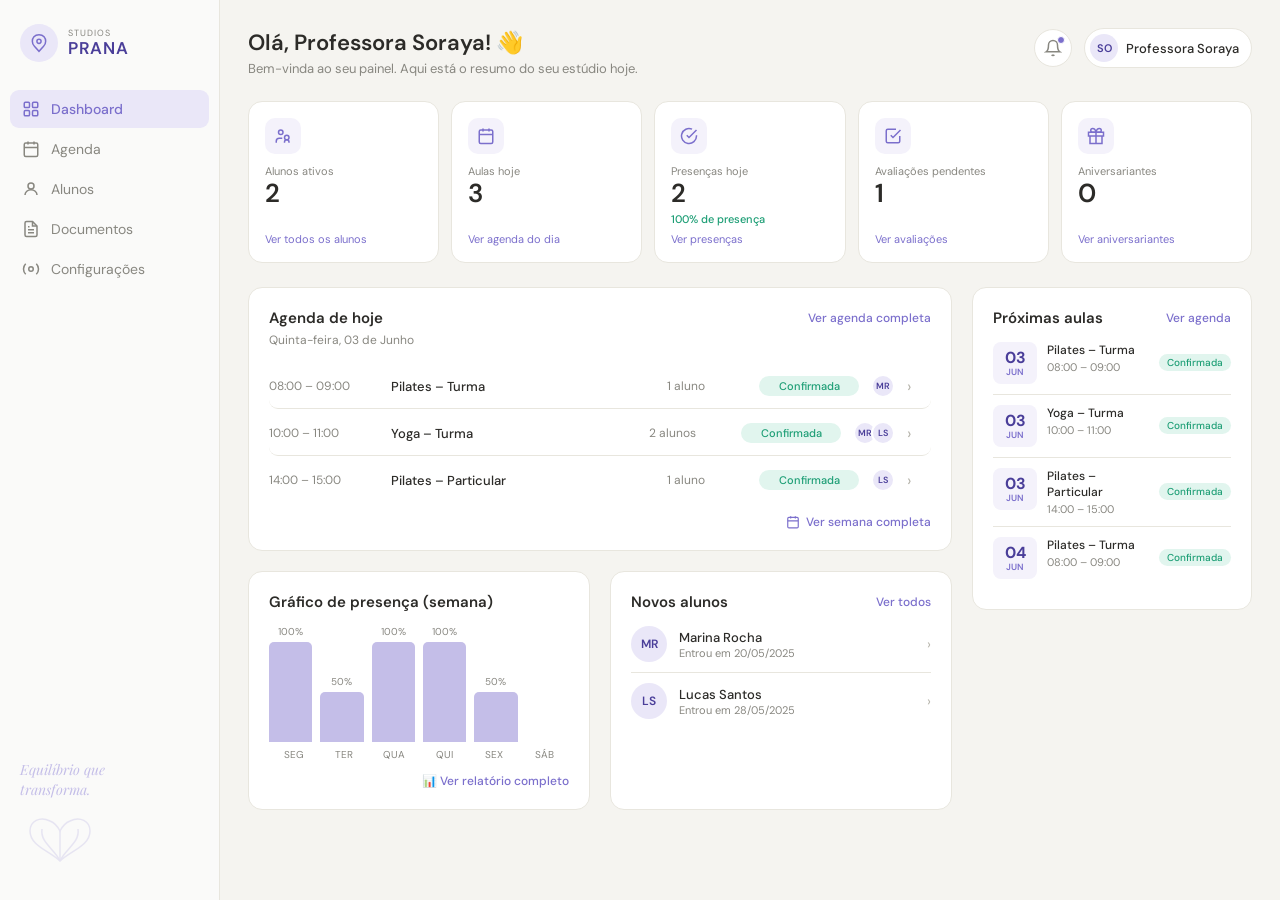
<file: painel.html>
<!DOCTYPE html>
<html lang="pt-BR">

<head>
  <meta charset="UTF-8">
  <meta name="viewport" content="width=device-width, initial-scale=1.0">
  <title>Studios Prana – Painel</title>
  <link rel="preconnect" href="https://fonts.googleapis.com">
  <link rel="preconnect" href="https://fonts.gstatic.com" crossorigin>
  <link href="https://fonts.googleapis.com/css2?family=DM+Sans:ital,wght@0,300;0,400;0,500;0,600;1,400&family=Playfair+Display:ital@1&display=swap" rel="stylesheet">
  <link rel="stylesheet" href="./css/painel.css">
</head>

<body>

  <!-- ── SIDEBAR ── -->
  <aside>
    <div class="logo">
      <div class="logo-icon">
        <svg viewBox="0 0 24 24" fill="none" stroke="currentColor" stroke-width="1.8" style="color: var(--prana-purple)">
          <path d="M12 2C6.5 2 4 6 4 10c0 2.5 1 4.5 2.5 6L12 22l5.5-6C19 14.5 20 12.5 20 10c0-4-2.5-8-8-8z"/>
          <circle cx="12" cy="10" r="2.5"/>
        </svg>
      </div>
      <div class="logo-text">
        <span>studios</span>
        <strong>PRANA</strong>
      </div>
    </div>

    <nav>
      <a href="painel.html" class="active">
        <svg viewBox="0 0 24 24" fill="none" stroke="currentColor" stroke-width="2"><rect x="3" y="3" width="7" height="7" rx="1.5"/><rect x="14" y="3" width="7" height="7" rx="1.5"/><rect x="3" y="14" width="7" height="7" rx="1.5"/><rect x="14" y="14" width="7" height="7" rx="1.5"/></svg>
        Dashboard
      </a>
      <a href="agenda.html">
        <svg viewBox="0 0 24 24" fill="none" stroke="currentColor" stroke-width="2"><rect x="3" y="4" width="18" height="18" rx="2"/><path d="M16 2v4M8 2v4M3 10h18"/></svg>
        Agenda
      </a>
      <a href="alunos.html">
        <svg viewBox="0 0 24 24" fill="none" stroke="currentColor" stroke-width="2"><circle cx="12" cy="8" r="4"/><path d="M4 20c0-4 3.6-7 8-7s8 3 8 7"/></svg>
        Alunos
      </a>
      <a href="documentos.html">
        <svg viewBox="0 0 24 24" fill="none" stroke="currentColor" stroke-width="2"><path d="M14 2H6a2 2 0 00-2 2v16a2 2 0 002 2h12a2 2 0 002-2V8z"/><path d="M14 2v6h6M16 13H8M16 17H8M10 9H8"/></svg>
        Documentos
      </a>
      <a href="configuracoes.html">
        <svg viewBox="0 0 24 24" fill="none" stroke="currentColor" stroke-width="2"><circle cx="12" cy="12" r="3"/><path d="M19.07 4.93a10 10 0 010 14.14M4.93 4.93a10 10 0 000 14.14"/></svg>
        Configurações
      </a>
    </nav>

    <div class="sidebar-footer">
      <em>Equilíbrio que<br>transforma.</em>
      <div class="lotus">
        <svg width="80" height="60" viewBox="0 0 80 60" fill="none" stroke="var(--prana-purple)" stroke-width="1.5">
          <path d="M40 50 C30 40 10 35 10 20 C10 10 20 5 30 10 C35 12 38 16 40 20 C42 16 45 12 50 10 C60 5 70 10 70 20 C70 35 50 40 40 50Z"/>
          <path d="M40 50 C35 38 20 32 22 18"/>
          <path d="M40 50 C45 38 60 32 58 18"/>
          <path d="M40 50 C40 38 40 30 40 20"/>
        </svg>
      </div>
    </div>
  </aside>

  <!-- ── MAIN ── -->
  <main>

    <!-- TOPBAR -->
    <div class="topbar">
      <div class="topbar-greeting">
        <h1>Olá, Professora Soraya! 👋</h1>
        <p>Bem-vinda ao seu painel. Aqui está o resumo do seu estúdio hoje.</p>
      </div>
      <div class="topbar-actions">
        <button class="notif-btn" aria-label="Notificações">
          <svg viewBox="0 0 24 24" fill="none" stroke="currentColor" stroke-width="2">
            <path d="M18 8A6 6 0 006 8c0 7-3 9-3 9h18s-3-2-3-9M13.73 21a2 2 0 01-3.46 0"/>
          </svg>
          <span class="badge"></span>
        </button>
        <div class="user-chip">
          <div class="avatar">SO</div>
          Professora Soraya
        </div>
      </div>
    </div>

    <!-- STAT CARDS -->
    <div class="stats-row">
      <div class="stat-card">
        <div class="stat-icon">
          <svg viewBox="0 0 24 24" fill="none" stroke="currentColor" stroke-width="2"><circle cx="9" cy="7" r="3"/><path d="M3 21v-2a4 4 0 014-4h4"/><circle cx="17" cy="14" r="3"/><path d="M14 21v-1a3 3 0 013-3h0a3 3 0 013 3v1"/></svg>
        </div>
        <div class="stat-label">Alunos ativos</div>
        <div class="stat-value">2</div>
        <a href="alunos.html" class="stat-link">Ver todos os alunos</a>
      </div>
      <div class="stat-card">
        <div class="stat-icon">
          <svg viewBox="0 0 24 24" fill="none" stroke="currentColor" stroke-width="2"><rect x="3" y="4" width="18" height="18" rx="2"/><path d="M16 2v4M8 2v4M3 10h18"/></svg>
        </div>
        <div class="stat-label">Aulas hoje</div>
        <div class="stat-value">3</div>
        <a href="agenda.html" class="stat-link">Ver agenda do dia</a>
      </div>
      <div class="stat-card">
        <div class="stat-icon">
          <svg viewBox="0 0 24 24" fill="none" stroke="currentColor" stroke-width="2"><path d="M22 11.08V12a10 10 0 11-5.93-9.14"/><polyline points="22 4 12 14.01 9 11.01"/></svg>
        </div>
        <div class="stat-label">Presenças hoje</div>
        <div class="stat-value">2</div>
        <div class="stat-sub">100% de presença</div>
        <a href="#" class="stat-link">Ver presenças</a>
      </div>
      <div class="stat-card">
        <div class="stat-icon">
          <svg viewBox="0 0 24 24" fill="none" stroke="currentColor" stroke-width="2"><path d="M9 11l3 3L22 4"/><path d="M21 12v7a2 2 0 01-2 2H5a2 2 0 01-2-2V5a2 2 0 012-2h11"/></svg>
        </div>
        <div class="stat-label">Avaliações pendentes</div>
        <div class="stat-value">1</div>
        <a href="#" class="stat-link">Ver avaliações</a>
      </div>
      <div class="stat-card">
        <div class="stat-icon">
          <svg viewBox="0 0 24 24" fill="none" stroke="currentColor" stroke-width="2"><path d="M20 12V22H4V12"/><path d="M22 7H2v5h20V7z"/><path d="M12 22V7"/><path d="M12 7H7.5a2.5 2.5 0 010-5C11 2 12 7 12 7z"/><path d="M12 7h4.5a2.5 2.5 0 000-5C13 2 12 7 12 7z"/></svg>
        </div>
        <div class="stat-label">Aniversariantes</div>
        <div class="stat-value">0</div>
        <a href="#" class="stat-link">Ver aniversariantes</a>
      </div>
    </div>

    <!-- LAYOUT DUAS COLUNAS -->
    <div class="layout-two">

      <!-- COLUNA ESQUERDA -->
      <div class="col-left">

        <!-- AGENDA DE HOJE -->
        <div class="card">
          <div class="card-header">
            <span class="card-title">Agenda de hoje</span>
            <a href="agenda.html" class="card-link card-link-pill">Ver agenda completa</a>
          </div>
          <div class="card-date">Quinta-feira, 03 de Junho</div>
          <div class="agenda-list">
            <div class="agenda-item">
              <span class="agenda-time">08:00 – 09:00</span>
              <span class="agenda-name">Pilates – Turma</span>
              <span class="agenda-count">1 aluno</span>
              <span class="agenda-tag">Confirmada</span>
              <div class="avatar-stack"><div class="av">MR</div></div>
              <span class="agenda-arrow">›</span>
            </div>
            <div class="agenda-item">
              <span class="agenda-time">10:00 – 11:00</span>
              <span class="agenda-name">Yoga – Turma</span>
              <span class="agenda-count">2 alunos</span>
              <span class="agenda-tag">Confirmada</span>
              <div class="avatar-stack">
                <div class="av">MR</div>
                <div class="av">LS</div>
              </div>
              <span class="agenda-arrow">›</span>
            </div>
            <div class="agenda-item">
              <span class="agenda-time">14:00 – 15:00</span>
              <span class="agenda-name">Pilates – Particular</span>
              <span class="agenda-count">1 aluno</span>
              <span class="agenda-tag">Confirmada</span>
              <div class="avatar-stack"><div class="av">LS</div></div>
              <span class="agenda-arrow">›</span>
            </div>
          </div>
          <a href="agenda.html" class="ver-semana">
            <svg width="14" height="14" viewBox="0 0 24 24" fill="none" stroke="currentColor" stroke-width="2"><rect x="3" y="4" width="18" height="18" rx="2"/><path d="M16 2v4M8 2v4M3 10h18"/></svg>
            Ver semana completa
          </a>
        </div>

        <!-- GRÁFICO + NOVOS ALUNOS -->
        <div class="bottom-row">

          <div class="card">
            <div class="card-title">Gráfico de presença (semana)</div>
            <div class="chart-area">
              <div class="bars" id="bars"></div>
              <div class="chart-labels">
                <span class="chart-label">SEG</span>
                <span class="chart-label">TER</span>
                <span class="chart-label">QUA</span>
                <span class="chart-label">QUI</span>
                <span class="chart-label">SEX</span>
                <span class="chart-label">SÁB</span>
              </div>
            </div>
            <div class="chart-footer">
              <a href="#" class="card-link">📊 Ver relatório completo</a>
            </div>
          </div>

          <div class="card">
            <div class="card-header">
              <span class="card-title">Novos alunos</span>
              <a href="alunos.html" class="card-link">Ver todos</a>
            </div>
            <div class="aluno-list">
              <div class="aluno-item">
                <div class="aluno-avatar">MR</div>
                <div class="aluno-info">
                  <div class="aluno-name">Marina Rocha</div>
                  <div class="aluno-date">Entrou em 20/05/2025</div>
                </div>
                <span class="aluno-arrow">›</span>
              </div>
              <div class="aluno-item">
                <div class="aluno-avatar">LS</div>
                <div class="aluno-info">
                  <div class="aluno-name">Lucas Santos</div>
                  <div class="aluno-date">Entrou em 28/05/2025</div>
                </div>
                <span class="aluno-arrow">›</span>
              </div>
            </div>
          </div>

        </div>
      </div>

      <!-- COLUNA DIREITA -->
      <div class="col-right">

        <!-- PRÓXIMAS AULAS -->
        <div class="card">
          <div class="card-header">
            <span class="card-title">Próximas aulas</span>
            <a href="agenda.html" class="card-link">Ver agenda</a>
          </div>
          <div class="proximas-list">
            <div class="proximas-item">
              <div class="prox-date"><div class="day">03</div><div class="month">JUN</div></div>
              <div><div class="prox-name">Pilates – Turma</div><div class="prox-time">08:00 – 09:00</div></div>
              <span class="tag-conf">Confirmada</span>
            </div>
            <div class="proximas-item">
              <div class="prox-date"><div class="day">03</div><div class="month">JUN</div></div>
              <div><div class="prox-name">Yoga – Turma</div><div class="prox-time">10:00 – 11:00</div></div>
              <span class="tag-conf">Confirmada</span>
            </div>
            <div class="proximas-item">
              <div class="prox-date"><div class="day">03</div><div class="month">JUN</div></div>
              <div><div class="prox-name">Pilates – Particular</div><div class="prox-time">14:00 – 15:00</div></div>
              <span class="tag-conf">Confirmada</span>
            </div>
            <div class="proximas-item">
              <div class="prox-date"><div class="day">04</div><div class="month">JUN</div></div>
              <div><div class="prox-name">Pilates – Turma</div><div class="prox-time">08:00 – 09:00</div></div>
              <span class="tag-conf">Confirmada</span>
            </div>
          </div>
        </div>

      </div>
    </div>
  </main>

  <!-- ── SCRIPTS ── -->
  <script>
    // Gráfico de barras — dados de presença semanal (%)
    const presencaSemana = [100, 50, 100, 100, 50, 0];
    const barsContainer  = document.getElementById('bars');
    const alturaMaxima   = 100;

    presencaSemana.forEach(pct => {
      const col   = document.createElement('div');
      col.className = 'bar-col';

      const label = document.createElement('span');
      label.className   = 'bar-pct';
      label.textContent = pct + '%';

      const bar = document.createElement('div');
      bar.className    = 'bar';
      bar.style.height = (pct / 100 * alturaMaxima) + 'px';

      if (pct === 0) {
        bar.style.background    = 'var(--border)';
        label.style.visibility  = 'hidden';
      }

      col.appendChild(label);
      col.appendChild(bar);
      barsContainer.appendChild(col);
    });
  </script>

</body>
</html>
</file>
<file: css/painel.css>
/* ── RESET & BASE ─────────────────────────────────────────── */

*, *::before, *::after {
  box-sizing: border-box;
  margin: 0;
  padding: 0;
}


/* ── VARIÁVEIS ────────────────────────────────────────────── */

:root {
  --prana-purple:       #7B6FCC;
  --prana-purple-light: #EAE7F8;
  --prana-purple-mid:   #C4BEE8;
  --prana-purple-dark:  #4A3E99;
  --prana-purple-muted: #F4F2FB;
  --sidebar-bg:         #FAFAF9;
  --bg:                 #F5F4F0;
  --card-bg:            #FFFFFF;
  --text-main:          #2C2B28;
  --text-muted:         #888780;
  --text-light:         #B4B2A9;
  --border:             #E8E6DE;
  --green:              #1D9E75;
  --green-light:        #E1F5EE;
  --radius:             14px;
  --radius-sm:          9px;
  --sidebar-w:          220px;
}


/* ── BODY ─────────────────────────────────────────────────── */

body {
  font-family: 'DM Sans', sans-serif;
  background: var(--bg);
  color: var(--text-main);
  display: flex;
  min-height: 100vh;
  font-size: 14px;
}


/* ── SIDEBAR ──────────────────────────────────────────────── */

aside {
  width: var(--sidebar-w);
  background: var(--sidebar-bg);
  border-right: 1px solid var(--border);
  display: flex;
  flex-direction: column;
  padding: 24px 0;
  position: fixed;
  top: 0;
  left: 0;
  bottom: 0;
  z-index: 10;
}

.logo {
  display: flex;
  align-items: center;
  gap: 10px;
  padding: 0 20px 28px;
}

.logo-icon {
  width: 38px;
  height: 38px;
  background: var(--prana-purple-light);
  border-radius: 50%;
  display: flex;
  align-items: center;
  justify-content: center;
  flex-shrink: 0;
}

.logo-icon svg { width: 20px; height: 20px; }

.logo-text { line-height: 1.1; }

.logo-text span {
  display: block;
  font-size: 9px;
  letter-spacing: 0.12em;
  text-transform: uppercase;
  color: var(--text-muted);
}

.logo-text strong {
  font-size: 17px;
  font-weight: 600;
  letter-spacing: 0.04em;
  color: var(--prana-purple-dark);
}

/* Nav links */
nav { flex: 1; padding: 0 10px; }

nav a {
  display: flex;
  align-items: center;
  gap: 11px;
  padding: 10px 12px;
  border-radius: var(--radius-sm);
  text-decoration: none;
  color: var(--text-muted);
  font-size: 14px;
  font-weight: 400;
  margin-bottom: 2px;
  transition: background 0.15s, color 0.15s;
}

nav a:hover  { background: var(--prana-purple-light); color: var(--prana-purple); }
nav a.active { background: var(--prana-purple-light); color: var(--prana-purple); font-weight: 500; }
nav a svg    { width: 18px; height: 18px; flex-shrink: 0; }

/* Rodapé da sidebar */
.sidebar-footer {
  padding: 20px 20px 0;
  font-style: italic;
  font-family: 'Playfair Display', serif;
  color: var(--prana-purple-mid);
  font-size: 14px;
  line-height: 1.4;
}

.lotus {
  margin-top: 12px;
  opacity: 0.15;
}


/* ── MAIN ─────────────────────────────────────────────────── */

main {
  margin-left: var(--sidebar-w);
  flex: 1;
  padding: 28px 28px 40px;
  max-width: calc(100vw - var(--sidebar-w));
  overflow-x: hidden;
}


/* ── TOPBAR ───────────────────────────────────────────────── */

.topbar {
  display: flex;
  align-items: flex-start;
  justify-content: space-between;
  margin-bottom: 24px;
}

.topbar-greeting h1 {
  font-size: 22px;
  font-weight: 600;
  color: var(--text-main);
  margin-bottom: 3px;
}

.topbar-greeting p { color: var(--text-muted); font-size: 13px; }

.topbar-actions { display: flex; align-items: center; gap: 12px; }

.notif-btn {
  position: relative;
  background: var(--card-bg);
  border: 1px solid var(--border);
  border-radius: 50%;
  width: 38px;
  height: 38px;
  display: flex;
  align-items: center;
  justify-content: center;
  cursor: pointer;
}

.notif-btn svg { width: 18px; height: 18px; color: var(--text-muted); }

.badge {
  position: absolute;
  top: 6px;
  right: 6px;
  width: 8px;
  height: 8px;
  background: var(--prana-purple);
  border-radius: 50%;
  border: 1.5px solid white;
}

.user-chip {
  display: flex;
  align-items: center;
  gap: 8px;
  background: var(--card-bg);
  border: 1px solid var(--border);
  border-radius: 999px;
  padding: 5px 12px 5px 5px;
  cursor: pointer;
  font-size: 13px;
  font-weight: 500;
  color: var(--text-main);
}

.avatar {
  width: 28px;
  height: 28px;
  border-radius: 50%;
  background: var(--prana-purple-light);
  display: flex;
  align-items: center;
  justify-content: center;
  font-size: 11px;
  font-weight: 600;
  color: var(--prana-purple-dark);
  flex-shrink: 0;
}


/* ── STAT CARDS ───────────────────────────────────────────── */

.stats-row {
  display: grid;
  grid-template-columns: repeat(5, 1fr);
  gap: 12px;
  margin-bottom: 24px;
}

.stat-card {
  background: var(--card-bg);
  border: 1px solid var(--border);
  border-radius: var(--radius);
  padding: 16px;
  display: flex;
  flex-direction: column;
}

.stat-icon {
  width: 36px;
  height: 36px;
  border-radius: 10px;
  background: var(--prana-purple-muted);
  display: flex;
  align-items: center;
  justify-content: center;
  margin-bottom: 10px;
  flex-shrink: 0;
}

.stat-icon svg { width: 18px; height: 18px; color: var(--prana-purple); }

.stat-label { font-size: 11px; color: var(--text-muted); margin-bottom: 2px; }
.stat-value { font-size: 26px; font-weight: 600; color: var(--text-main); line-height: 1; margin-bottom: 6px; }
.stat-sub   { font-size: 11px; color: var(--green); font-weight: 500; margin-bottom: 6px; }

.stat-link {
  font-size: 11px;
  color: var(--prana-purple);
  text-decoration: none;
  margin-top: auto;
}
.stat-link:hover { text-decoration: underline; }


/* ── LAYOUT DUAS COLUNAS ──────────────────────────────────── */

.layout-two {
  display: grid;
  grid-template-columns: 1fr 280px;
  gap: 20px;
}

.col-left  { display: flex; flex-direction: column; gap: 20px; }
.col-right { display: flex; flex-direction: column; gap: 20px; }


/* ── CARD GENÉRICO ────────────────────────────────────────── */

.card {
  background: var(--card-bg);
  border: 1px solid var(--border);
  border-radius: var(--radius);
  padding: 20px;
}

.card-header {
  display: flex;
  align-items: center;
  justify-content: space-between;
  margin-bottom: 4px;
}

.card-title { font-size: 15px; font-weight: 600; }
.card-date  { font-size: 12px; color: var(--text-muted); margin-bottom: 16px; }

.card-link {
  font-size: 12px;
  color: var(--prana-purple);
  text-decoration: none;
  font-weight: 500;
}
.card-link:hover { text-decoration: underline; }


/* ── AGENDA ───────────────────────────────────────────────── */

.agenda-list { display: flex; flex-direction: column; gap: 2px; }

.agenda-item {
  display: grid;
  grid-template-columns: 110px 1fr 80px 100px auto 24px;
  align-items: center;
  gap: 12px;
  padding: 10px 0;
  border-bottom: 1px solid var(--border);
  cursor: pointer;
  border-radius: var(--radius-sm);
  transition: background 0.1s;
}

.agenda-item:hover       { background: var(--prana-purple-muted); padding-left: 8px; }
.agenda-item:last-child  { border-bottom: none; }

.agenda-time  { font-size: 12px; color: var(--text-muted); white-space: nowrap; }
.agenda-name  { font-size: 13px; font-weight: 500; }
.agenda-count { font-size: 12px; color: var(--text-muted); }
.agenda-arrow { color: var(--text-light); font-size: 16px; }

.agenda-tag {
  font-size: 11px;
  font-weight: 500;
  padding: 3px 10px;
  border-radius: 999px;
  background: var(--green-light);
  color: var(--green);
  text-align: center;
}

/* Avatar stack */
.avatar-stack { display: flex; align-items: center; }

.avatar-stack .av {
  width: 24px;
  height: 24px;
  border-radius: 50%;
  border: 2px solid white;
  background: var(--prana-purple-light);
  display: flex;
  align-items: center;
  justify-content: center;
  font-size: 9px;
  font-weight: 600;
  color: var(--prana-purple-dark);
  margin-left: -6px;
  flex-shrink: 0;
}

.avatar-stack .av:first-child { margin-left: 0; }

.av-more {
  background: var(--prana-purple-muted) !important;
  color: var(--prana-purple) !important;
  font-size: 9px !important;
}

.ver-semana {
  display: flex;
  align-items: center;
  justify-content: flex-end;
  gap: 6px;
  margin-top: 12px;
  font-size: 12px;
  color: var(--prana-purple);
  cursor: pointer;
  text-decoration: none;
  font-weight: 500;
}


/* ── BOTTOM ROW ───────────────────────────────────────────── */

.bottom-row {
  display: grid;
  grid-template-columns: 1fr 1fr;
  gap: 20px;
}


/* ── GRÁFICO DE BARRAS ────────────────────────────────────── */

.chart-area { margin-top: 10px; }

.bars {
  display: flex;
  align-items: flex-end;
  gap: 8px;
  height: 120px;
}

.bar-col {
  flex: 1;
  display: flex;
  flex-direction: column;
  align-items: center;
  gap: 4px;
}

.bar-pct   { font-size: 10px; color: var(--text-muted); }
.bar-label { font-size: 10px; color: var(--text-muted); margin-top: 4px; }

.bar {
  width: 100%;
  background: var(--prana-purple-mid);
  border-radius: 5px 5px 0 0;
  transition: height 0.4s ease;
}

.chart-labels {
  display: flex;
  gap: 8px;
  margin-top: 6px;
  padding: 0 4px;
}

.chart-label {
  flex: 1;
  text-align: center;
  font-size: 10px;
  color: var(--text-muted);
}

.chart-footer { margin-top: 10px; text-align: right; }


/* ── NOVOS ALUNOS ─────────────────────────────────────────── */

.aluno-item {
  display: flex;
  align-items: center;
  gap: 12px;
  padding: 10px 0;
  border-bottom: 1px solid var(--border);
  cursor: pointer;
}
.aluno-item:last-child { border-bottom: none; }

.aluno-avatar {
  width: 36px;
  height: 36px;
  border-radius: 50%;
  flex-shrink: 0;
  background: var(--prana-purple-light);
  display: flex;
  align-items: center;
  justify-content: center;
  font-size: 12px;
  font-weight: 600;
  color: var(--prana-purple-dark);
}

.aluno-info  { flex: 1; }
.aluno-name  { font-size: 13px; font-weight: 500; }
.aluno-date  { font-size: 11px; color: var(--text-muted); }
.aluno-arrow { color: var(--text-light); font-size: 14px; }


/* ── PRÓXIMAS AULAS ───────────────────────────────────────── */

.proximas-item {
  display: grid;
  grid-template-columns: 44px 1fr auto;
  gap: 10px;
  align-items: start;
  padding: 10px 0;
  border-bottom: 1px solid var(--border);
}
.proximas-item:last-child { border-bottom: none; }

.prox-date {
  background: var(--prana-purple-muted);
  border-radius: 8px;
  text-align: center;
  padding: 6px 4px;
  line-height: 1.2;
}

.prox-date .day   { font-size: 16px; font-weight: 700; color: var(--prana-purple-dark); }
.prox-date .month { font-size: 9px; text-transform: uppercase; color: var(--prana-purple); font-weight: 600; }

.prox-name { font-size: 12px; font-weight: 500; margin-bottom: 2px; }
.prox-time { font-size: 11px; color: var(--text-muted); }

.tag-conf {
  font-size: 10px;
  padding: 2px 8px;
  border-radius: 999px;
  background: var(--green-light);
  color: var(--green);
  font-weight: 500;
  white-space: nowrap;
  align-self: center;
}


/* ── LEMBRETES ────────────────────────────────────────────── */

.lembrete-item {
  display: flex;
  align-items: center;
  gap: 12px;
  padding: 10px 0;
  border-bottom: 1px solid var(--border);
  cursor: pointer;
}
.lembrete-item:last-child { border-bottom: none; }

.lembrete-icon {
  width: 34px;
  height: 34px;
  border-radius: 9px;
  background: var(--prana-purple-muted);
  display: flex;
  align-items: center;
  justify-content: center;
  flex-shrink: 0;
}
.lembrete-icon svg { width: 16px; height: 16px; color: var(--prana-purple); }

.lembrete-title  { font-size: 12px; font-weight: 500; }
.lembrete-sub    { font-size: 11px; color: var(--text-muted); }
.lembrete-arrow  { margin-left: auto; color: var(--text-light); font-size: 14px; }
</file>
